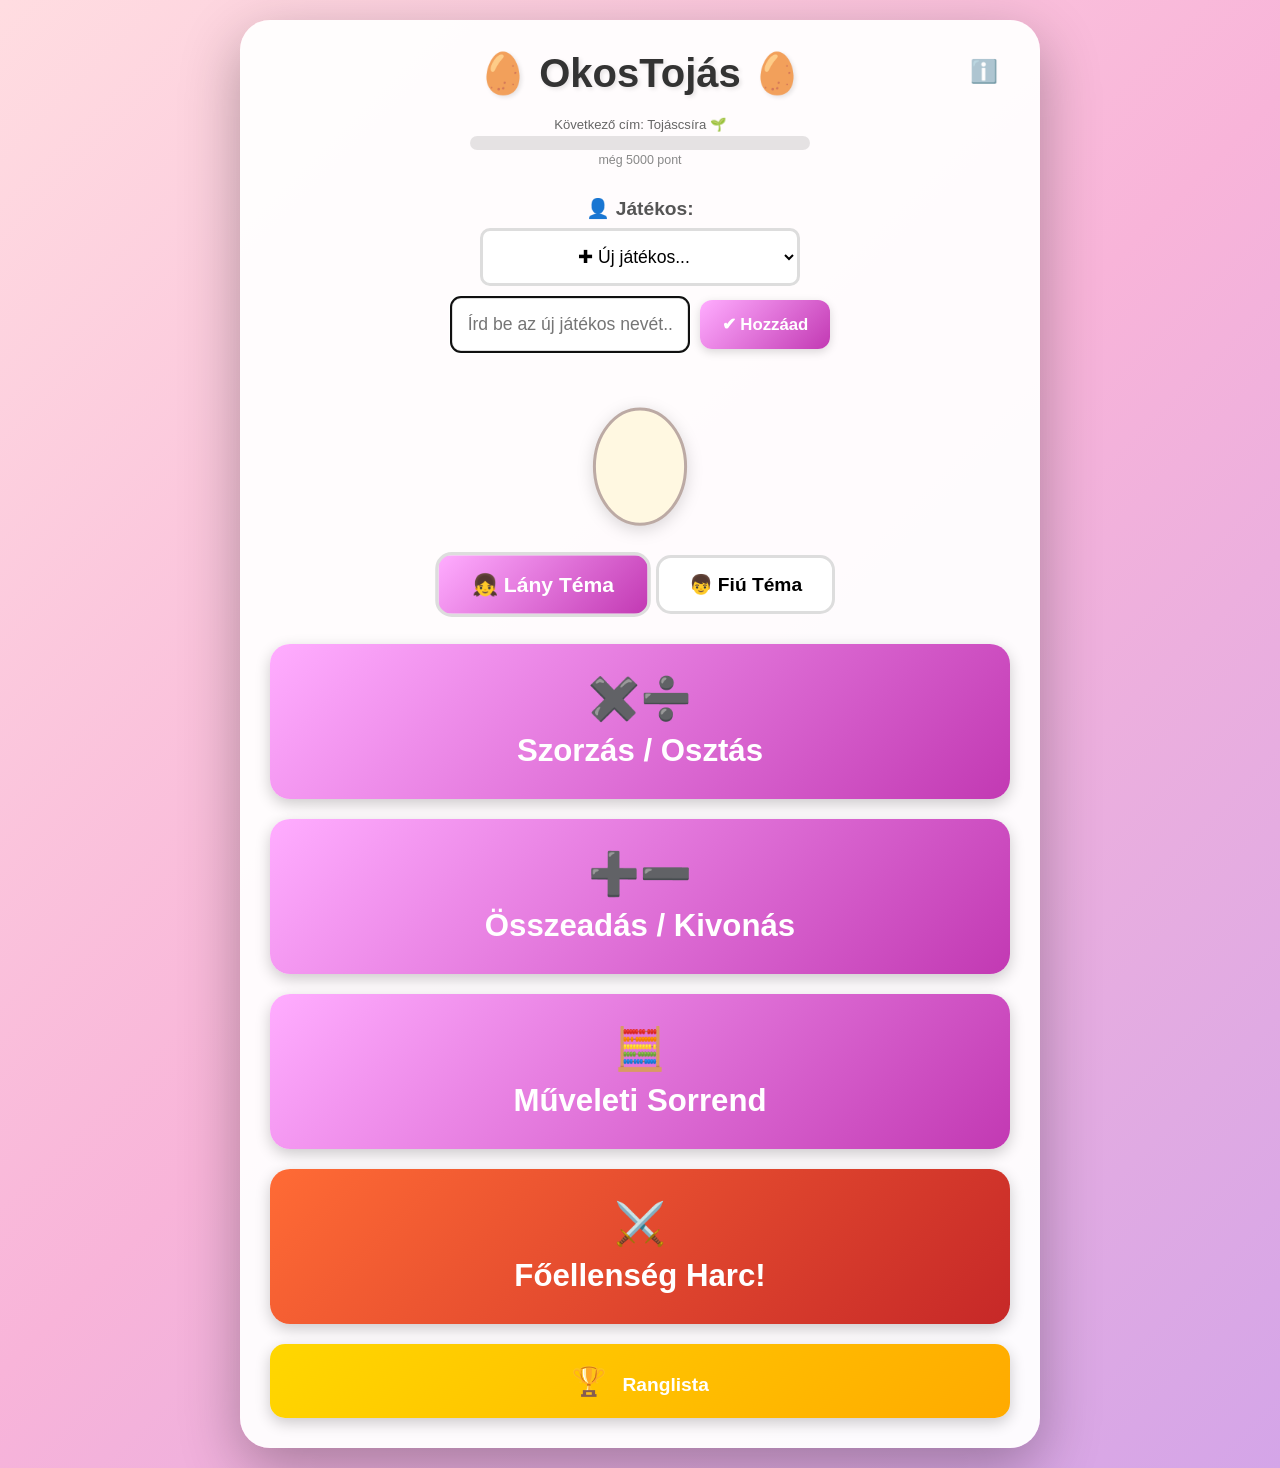
<file: index.html>
<!DOCTYPE html>
<html lang="hu">
<head>
    <meta charset="UTF-8">
    <meta name="viewport" content="width=device-width, initial-scale=1.0">
    <title>OkosTojás - Főmenü</title>
    <link rel="stylesheet" href="css/style.css">
</head>
<body>
    <div class="container">
        <div class="header">
            <h1>🥚 OkosTojás 🥚</h1>
            <button class="info-btn" onclick="document.getElementById('infoModal').style.display='flex'" aria-label="Hogyan működik?">ℹ️</button>
            <div class="hero-title-block">
                <div class="hero-title" id="heroTitle"></div>
                <div id="heroProgressWrap" class="level-progress-wrap" style="display:none">
                    <div class="level-progress-label" id="heroProgressLabel"></div>
                    <div class="level-progress-bar-bg">
                        <div class="level-progress-bar-fill" id="heroProgressFill" style="width:0%"></div>
                    </div>
                    <div class="level-progress-text" id="heroProgressText"></div>
                </div>
            </div>
        </div>

        <!-- User Selector -->
        <div class="user-selector">
            <label for="userSelect">👤 Játékos:</label>
            <div class="user-input-row">
                <select id="userSelect" class="config-select"></select>
            </div>
            <div class="new-player-row" id="newPlayerRow" style="display:none">
                <input type="text" id="newPlayerInput" class="config-select new-player-input"
                       placeholder="Írd be az új játékos nevét..." maxlength="30">
                <button type="button" class="btn-add-player" id="addPlayerBtn">✔ Hozzáad</button>
            </div>
        </div>

        <div class="main-info-row">
            <!-- Mascot character -->
            <div id="mascotWrapper" class="mascot-wrapper">
                <div id="mascot"></div>
                <div id="mascotRegressionMsg" class="mascot-regression-msg"></div>
            </div>

            <!-- Theme Selection -->
            <div class="theme-selector">
                <button class="theme-btn" data-theme="girl">👧 Lány Téma</button>
                <button class="theme-btn" data-theme="boy">👦 Fiú Téma</button>
            </div>
        </div>

        <!-- Game Type Selection -->
        <div class="menu">
            <button class="game-btn" onclick="selectGame('multiply')">
                <span class="icon">✖️➗</span>
                <h2>Szorzás / Osztás</h2>
            </button>
            
            <button class="game-btn" onclick="selectGame('add')">
                <span class="icon">➕➖</span>
                <h2>Összeadás / Kivonás</h2>
            </button>

            <button class="game-btn" onclick="selectGame('precedence')">
                <span class="icon">🧮</span>
                <h2>Műveleti Sorrend</h2>
            </button>

            <button class="game-btn boss-btn" onclick="openBossModal()">
                <span class="icon">⚔️</span>
                <h2>Főellenség Harc!</h2>
            </button>

            <button class="secondary-btn" onclick="showLeaderboard()">
                <span class="icon">🏆</span>
                Ranglista
            </button>

            <!-- Intenionally hidden so that kids won't find it automatically -->
<!--             <button class="secondary-btn" onclick="showTaskStats()"> -->
<!--                 <span class="icon">📈</span> -->
<!--                 Feladat Statisztikák -->
<!--             </button> -->
        </div>

        <!-- Configuration Modal (normal game) -->
        <div id="configModal" class="modal">
            <div class="modal-content">
                <h2 id="configTitle"></h2>

                <div class="config-group">
                    <label for="configValue" id="configLabel"></label>
                    <select id="configValue" class="config-select"></select>
                </div>

                <div class="config-group" id="maxMultiplierGroup" style="display:none">
                    <label for="maxMultiplierValue">Szorzó/osztó max. értéke:</label>
                    <select id="maxMultiplierValue" class="config-select">
                        <option value="2">legfeljebb 2</option>
                        <option value="3">legfeljebb 3</option>
                        <option value="5" selected>legfeljebb 5</option>
                        <option value="10">legfeljebb 10</option>
                    </select>
                </div>

                <div class="config-group" id="lowerNumbersGroup" style="display:none">
                    <label class="checkbox-label">
                        <input type="checkbox" id="includeLowerNumbers">
                        Kisebb számok is (pl. 5-nél: 2, 3, 4, 5)
                    </label>
                </div>

                <div class="modal-buttons">
                    <button class="btn-primary" onclick="startGame()">Játék Indítása! 🚀</button>
                    <button class="btn-secondary" onclick="closeModal()">Mégse</button>
                </div>
            </div>
        </div>

        <!-- Boss Battle Modal -->
        <div id="bossModal" class="modal">
            <div class="modal-content">
                <h2>⚔️ Főellenség Harc!</h2>
                <p class="boss-modal-desc">Válaszd ki az ellenséget, majd számolj 10 hibátlan egymás utáni választ a legyőzéséhez!</p>

                <!-- Boss selection -->
                <div class="boss-selection" id="bossSelection"></div>

                <!-- Math type -->
                <div class="config-group">
                    <label for="bossGameType">Feladattípus:</label>
                    <select id="bossGameType" class="config-select" onchange="updateBossDifficultyOptions()">
                        <option value="multiply">Szorzás / Osztás</option>
                        <option value="add">Összeadás / Kivonás</option>
                        <option value="precedence">Műveleti Sorrend</option>
                    </select>
                </div>

                <!-- Difficulty -->
                <div class="config-group">
                    <label for="bossDifficulty" id="bossDifficultyLabel">Alapszám:</label>
                    <select id="bossDifficulty" class="config-select"></select>
                </div>

                <div class="config-group" id="bossMaxMultiplierGroup" style="display:none">
                    <label for="bossMaxMultiplier">Szorzó/osztó max. értéke:</label>
                    <select id="bossMaxMultiplier" class="config-select">
                        <option value="2">legfeljebb 2</option>
                        <option value="3">legfeljebb 3</option>
                        <option value="5" selected>legfeljebb 5</option>
                        <option value="10">legfeljebb 10</option>
                    </select>
                </div>

                <div class="config-group" id="bossLowerNumbersGroup" style="display:none">
                    <label class="checkbox-label">
                        <input type="checkbox" id="bossIncludeLower">
                        Kisebb számok is
                    </label>
                </div>

                <div class="modal-buttons">
                    <button class="btn-primary" onclick="startBossGame()">Harc! ⚔️</button>
                    <button class="btn-secondary" onclick="closeBossModal()">Mégse</button>
                </div>
            </div>
        </div>

        <!-- Info Modal -->
        <div id="infoModal" class="modal">
            <div class="modal-content info-content">
                <h2>ℹ️ Hogyan működik?</h2>
                <div class="info-section">
                    <h3>🎮 A játék</h3>
                    <p>Válassz feladattípust és alapszámot, majd válaszolj 20 matematikai kérdésre!</p>
                </div>
                <div class="info-section">
                    <h3>⭐ Pontok</h3>
                    <p>Helyes válasz: <strong>100–200 pont</strong> (gyorsabb válasz = több pont)</p>
                    <p>Hibás válasz: <strong>−20 pont</strong></p>
                </div>
                <div class="info-section">
                    <h3>🏆 Szintek és címek</h3>
                    <p>Az összesített pontjaid alapján új hőscímeket szerezhetsz. Az első cím 5 000 ponttól jár, a legmagasabb 145 000 ponttól!</p>
                </div>
                <div class="info-section">
                    <h3>⚔️ Főellenség Harc</h3>
                    <p>Ha szintet lépsz, küzdhetsz egy főellenséggel. Adj 10 egymás utáni helyes választ a legyőzéséhez! A főellenség harc nem változtatja meg a pontjaidat.</p>
                </div>
                <div class="info-section">
                    <h3>🌱 Visszafejlődés</h3>
                    <p>Ha 4+ napig nem gyakorolsz, a kabalád elveszíti kiegészítőit. Játssz rendszeresen!</p>
                </div>
                <div class="modal-buttons">
                    <button class="btn-primary" onclick="document.getElementById('infoModal').style.display='none'">Értem! 👍</button>
                </div>
            </div>
        </div>
    </div>

    <script src="js/config.js"></script>
    <script src="js/storage.js"></script>
    <script src="js/mascot.js"></script>
    <script>
        // Initialize theme
        const savedTheme = localStorage.getItem('theme') || 'girl';
        document.body.className = `theme-${savedTheme}`;

        // Theme selection
        document.querySelectorAll('.theme-btn').forEach(btn => {
            btn.addEventListener('click', function() {
                const theme = this.dataset.theme;
                localStorage.setItem('theme', theme);
                document.body.className = `theme-${theme}`;
            });
        });

        // Populate the user dropdown from stored task stats
        const NEW_PLAYER_VALUE = '__new__';

        function populateUserSelect() {
            const select = document.getElementById('userSelect');
            const savedName = localStorage.getItem('playerName') || '';
            const users = getAllUsers();

            // Include the saved player name even if they haven't played a game yet
            const allUsers = (savedName && !users.includes(savedName))
                ? [...users, savedName].sort((a, b) => a.localeCompare(b))
                : users;

            select.innerHTML = '';
            allUsers.forEach(user => {
                const opt = document.createElement('option');
                opt.value = user;
                opt.textContent = user;
                select.appendChild(opt);
            });

            // Extra row for a new player
            const newOpt = document.createElement('option');
            newOpt.value = NEW_PLAYER_VALUE;
            newOpt.textContent = '✚ Új játékos...';
            select.appendChild(newOpt);

            // Pre-select current player or fall back to new-player row
            if (savedName && allUsers.includes(savedName)) {
                select.value = savedName;
            } else {
                select.value = NEW_PLAYER_VALUE;
            }
            updateNewPlayerInputVisibility();
        }

        function updateNewPlayerInputVisibility() {
            const select = document.getElementById('userSelect');
            const newPlayerRow = document.getElementById('newPlayerRow');
            const newPlayerInput = document.getElementById('newPlayerInput');
            if (select.value === NEW_PLAYER_VALUE) {
                newPlayerRow.style.display = '';
                newPlayerInput.focus();
            } else {
                newPlayerRow.style.display = 'none';
                newPlayerInput.value = '';
            }
        }

        // Return the currently selected player name
        function getCurrentPlayerName() {
            const select = document.getElementById('userSelect');
            if (select && select.value !== NEW_PLAYER_VALUE) {
                return select.value || 'Névtelen';
            }
            return 'Névtelen';
        }

        // Add the new player from the input field and select them
        function addNewPlayer() {
            const input = document.getElementById('newPlayerInput');
            const name = (input.value || '').trim();
            if (!name) {
                input.focus();
                return;
            }
            localStorage.setItem('playerName', name);
            populateUserSelect();
            updatePlayerDisplay(name);
        }

        // Update the hero title, mascot and regression message for the given player
        function updatePlayerDisplay(playerName) {
            const name = (playerName && playerName.trim()) || 'Névtelen';

            const stats = getPlayerStats(name);
            const title = getHeroTitle(stats.totalPoints);
            document.getElementById('heroTitle').textContent = title ? `⭐ ${title} ⭐` : '';

            const progress = getProgressToNextTitle(stats.totalPoints);
            const wrap = document.getElementById('heroProgressWrap');
            if (progress.nextTitle) {
                document.getElementById('heroProgressLabel').textContent = `Következő cím: ${progress.nextTitle}`;
                document.getElementById('heroProgressFill').style.width = `${progress.percent}%`;
                document.getElementById('heroProgressText').textContent = `még ${progress.needed.toLocaleString('hu-HU')} pont`;
            } else {
                document.getElementById('heroProgressLabel').textContent = 'Elérted a legmagasabb szintet! 👑';
                document.getElementById('heroProgressFill').style.width = '100%';
                document.getElementById('heroProgressText').textContent = '';
            }
            wrap.style.display = '';

            const tier = getMascotTier(stats.totalPoints, name);
            renderMascot('mascot', tier);

            const regressionMsg = getMascotRegressionMessage(name);
            document.getElementById('mascotRegressionMsg').textContent = regressionMsg || '';
        }

        // Initialise user selector
        populateUserSelect();
        updatePlayerDisplay(getCurrentPlayerName());

        document.getElementById('userSelect').addEventListener('change', function() {
            updateNewPlayerInputVisibility();
            if (this.value !== NEW_PLAYER_VALUE) {
                localStorage.setItem('playerName', this.value);
                updatePlayerDisplay(this.value);
            }
        });

        document.getElementById('addPlayerBtn').addEventListener('click', addNewPlayer);

        document.getElementById('newPlayerInput').addEventListener('keydown', function(e) {
            if (e.key === 'Enter') addNewPlayer();
        });

        function selectGame(gameType) {
            const modal = document.getElementById('configModal');
            const configValue = document.getElementById('configValue');
            const configLabel = document.getElementById('configLabel');
            const configTitle = document.getElementById('configTitle');

            // Clear previous options
            configValue.innerHTML = '';

            if (gameType === 'multiply') {
                configTitle.textContent = 'Szorzás / Osztás Beállítás';
                configLabel.textContent = 'Válassz alapszámot:';
                for (let i = 2; i <= 10; i++) {
                    const option = document.createElement('option');
                    option.value = i;
                    option.textContent = `${i}-es szorzótábla`;
                    configValue.appendChild(option);
                }
                document.getElementById('maxMultiplierGroup').style.display = 'none';
                document.getElementById('lowerNumbersGroup').style.display = '';
                document.getElementById('includeLowerNumbers').checked = false;
            } else if (gameType === 'precedence') {
                document.getElementById('maxMultiplierGroup').style.display = '';
                document.getElementById('lowerNumbersGroup').style.display = 'none';
                configTitle.textContent = 'Műveleti Sorrend Beállítás';
                configLabel.textContent = 'Válassz felső határt:';
                [10, 20, 50, 100].forEach(num => {
                    const option = document.createElement('option');
                    option.value = num;
                    option.textContent = `Számok 0-${num} között`;
                    configValue.appendChild(option);
                });
            } else {
                document.getElementById('maxMultiplierGroup').style.display = 'none';
                document.getElementById('lowerNumbersGroup').style.display = 'none';
                configTitle.textContent = 'Összeadás / Kivonás Beállítás';
                configLabel.textContent = 'Válassz felső határt:';
                [10, 20, 50, 100].forEach(num => {
                    const option = document.createElement('option');
                    option.value = num;
                    option.textContent = `Számok 0-${num} között`;
                    configValue.appendChild(option);
                });
            }

            // Store game type for later
            modal.dataset.gameType = gameType;
            modal.style.display = 'flex';
        }

        function closeModal() {
            document.getElementById('configModal').style.display = 'none';
        }

        function startGame() {
            const modal = document.getElementById('configModal');
            const gameType = modal.dataset.gameType;
            const configValue = document.getElementById('configValue').value;
            const includeLowerNumbers = gameType === 'multiply' && document.getElementById('includeLowerNumbers').checked;
            const maxMultiplier = gameType === 'precedence' ? parseInt(document.getElementById('maxMultiplierValue').value) : undefined;
            const playerName = getCurrentPlayerName();

            // Persist player name and refresh selector
            localStorage.setItem('playerName', playerName);
            populateUserSelect();

            // Store configuration and navigate to game
            localStorage.setItem('currentGame', JSON.stringify({
                type: gameType,
                config: parseInt(configValue),
                numQuestions: 20,
                includeLowerNumbers: includeLowerNumbers,
                maxMultiplier: maxMultiplier,
                playerName: playerName
            }));

            window.location.href = 'game.html';
        }

        // Boss modal helpers
        let selectedBossId = BOSS_ENEMIES[0].id;

        function openBossModal() {
            // Build boss selection cards
            const container = document.getElementById('bossSelection');
            container.innerHTML = '';
            BOSS_ENEMIES.forEach(boss => {
                const card = document.createElement('button');
                card.type = 'button';
                card.className = 'boss-card' + (boss.id === selectedBossId ? ' selected' : '');
                card.dataset.bossId = boss.id;
                card.setAttribute('aria-pressed', boss.id === selectedBossId ? 'true' : 'false');
                card.innerHTML = `<span class="boss-card-emoji">${boss.emoji}</span><span class="boss-card-name">${boss.name}</span>`;
                card.addEventListener('click', () => {
                    selectedBossId = boss.id;
                    container.querySelectorAll('.boss-card').forEach(c => {
                        c.classList.remove('selected');
                        c.setAttribute('aria-pressed', 'false');
                    });
                    card.classList.add('selected');
                    card.setAttribute('aria-pressed', 'true');
                });
                container.appendChild(card);
            });

            // Populate difficulty options
            updateBossDifficultyOptions();

            document.getElementById('bossModal').style.display = 'flex';
        }

        function closeBossModal() {
            document.getElementById('bossModal').style.display = 'none';
        }

        function updateBossDifficultyOptions() {
            const gameType = document.getElementById('bossGameType').value;
            const diffSelect = document.getElementById('bossDifficulty');
            const label = document.getElementById('bossDifficultyLabel');
            const lowerGroup = document.getElementById('bossLowerNumbersGroup');

            diffSelect.innerHTML = '';
            if (gameType === 'multiply') {
                label.textContent = 'Alapszám:';
                for (let i = 2; i <= 10; i++) {
                    const opt = document.createElement('option');
                    opt.value = i;
                    opt.textContent = `${i}-es szorzótábla`;
                    diffSelect.appendChild(opt);
                }
                document.getElementById('bossMaxMultiplierGroup').style.display = 'none';
                lowerGroup.style.display = '';
            } else if (gameType === 'precedence') {
                label.textContent = 'Felső határ:';
                [10, 20, 50, 100].forEach(num => {
                    const opt = document.createElement('option');
                    opt.value = num;
                    opt.textContent = `Számok 0-${num} között`;
                    diffSelect.appendChild(opt);
                });
                document.getElementById('bossMaxMultiplierGroup').style.display = '';
                lowerGroup.style.display = 'none';
            } else {
                label.textContent = 'Felső határ:';
                [10, 20, 50, 100].forEach(num => {
                    const opt = document.createElement('option');
                    opt.value = num;
                    opt.textContent = `Számok 0-${num} között`;
                    diffSelect.appendChild(opt);
                });
                document.getElementById('bossMaxMultiplierGroup').style.display = 'none';
                lowerGroup.style.display = 'none';
            }
        }

        function startBossGame() {
            const gameType = document.getElementById('bossGameType').value;
            const config = parseInt(document.getElementById('bossDifficulty').value);
            const includeLower = gameType === 'multiply' && document.getElementById('bossIncludeLower').checked;
            const maxMultiplier = gameType === 'precedence' ? parseInt(document.getElementById('bossMaxMultiplier').value) : undefined;
            const playerName = localStorage.getItem('playerName') || 'Névtelen';

            localStorage.setItem('currentGame', JSON.stringify({
                type: gameType,
                config: config,
                numQuestions: 20,
                includeLowerNumbers: includeLower,
                maxMultiplier: maxMultiplier,
                mode: 'boss',
                bossId: selectedBossId,
                playerName: playerName
            }));

            window.location.href = 'game.html';
        }

        function showLeaderboard() {
            window.location.href = 'leaderboard.html';
        }

        function showTaskStats() {
            window.location.href = 'tasks.html';
        }

        // Auto-open boss modal when redirected from a level-up celebration
        if (new URLSearchParams(window.location.search).get('openBoss') === '1') {
            openBossModal();
        }
    </script>
</body>
</html>
</file>
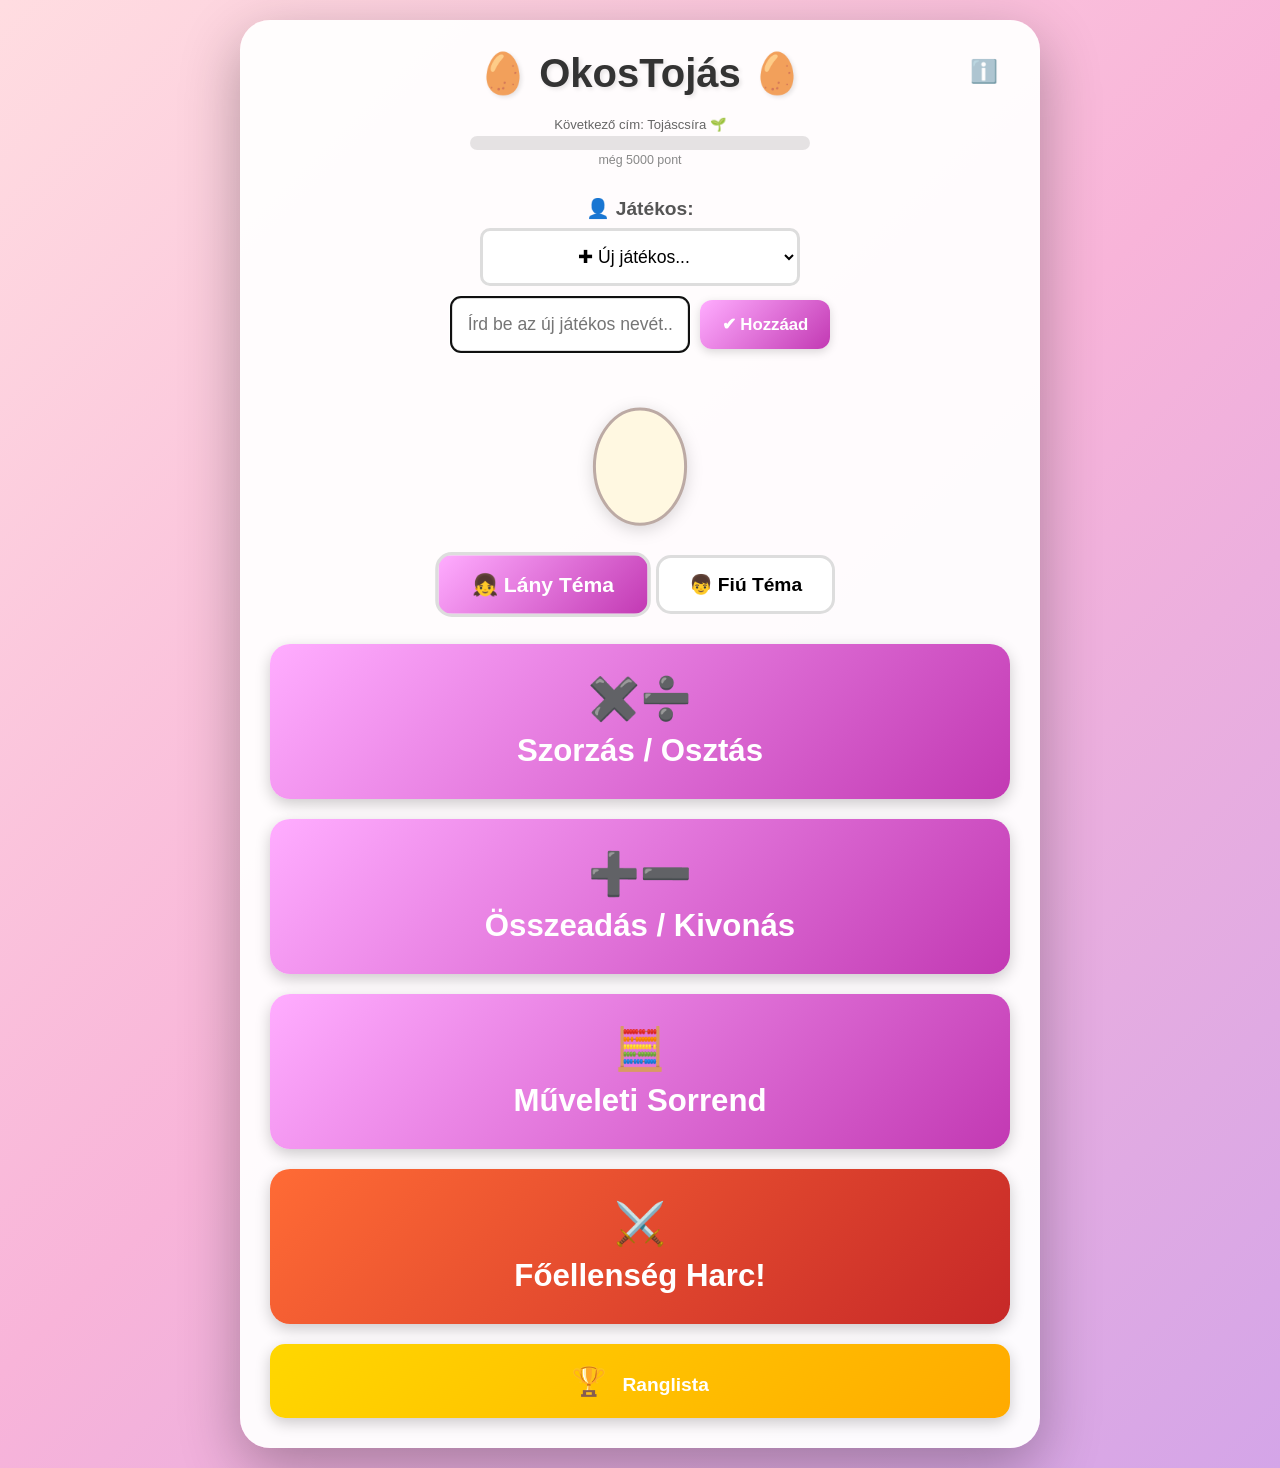
<file: game.html>
<!DOCTYPE html>
<html lang="hu">
<head>
    <meta charset="UTF-8">
    <meta name="viewport" content="width=device-width, initial-scale=1.0">
    <title>OkosTojás</title>
    <link rel="stylesheet" href="css/style.css">
</head>
<body>
    <div class="container game-container">
        <!-- Game Header -->
        <div class="game-header">
            <div class="progress" id="progressDisplay">
                <span id="questionNumber">1</span> / <span id="totalQuestions">20</span>
            </div>
            <div class="score">
                Pontok: <span id="score">0</span>
            </div>
        </div>

        <!-- Boss Battle Section (hidden in normal mode) -->
        <div class="boss-section" id="bossSection" style="display:none">
            <div class="boss-display">
                <span class="boss-emoji" id="bossEmoji">🦒</span>
                <span class="boss-name" id="bossName">Zavaros Zsiráf</span>
            </div>
            <div class="boss-hp-hearts" id="bossHpHearts">❤️❤️❤️❤️❤️❤️❤️❤️❤️❤️</div>
            <div class="boss-streak" id="bossStreak">0/10 egymás utáni helyes</div>
        </div>

        <!-- Question Display -->
        <div class="question-container">
            <div class="question" id="question">
                <span id="expressionDisplay" style="display:none"></span>
                <span id="num1">5</span>
                <span id="operator">×</span>
                <span id="num2">3</span>
                <span>=</span>
                <span>?</span>
            </div>

            <div class="timer">
                ⏱️ <span id="timer">0.0</span>s
            </div>
        </div>

        <!-- Answer Input -->
        <div class="answer-container">
            <input type="number" id="answer" class="answer-input">
            <button class="btn-primary" onclick="submitAnswer()">Válasz! ✓</button>
        </div>

        <!-- Numpad Toggle -->
        <div class="numpad-toggle-row">
            <button type="button" class="numpad-toggle-btn" id="numpadToggle" onclick="toggleNumpad()">🔢 Számbillentyűzet</button>
        </div>

        <!-- Numeric Keypad -->
        <div id="numpad" class="numpad">
            <div class="numpad-grid">
                <button type="button" class="numpad-btn" onclick="numpadPress(7)">7</button>
                <button type="button" class="numpad-btn" onclick="numpadPress(8)">8</button>
                <button type="button" class="numpad-btn" onclick="numpadPress(9)">9</button>
                <button type="button" class="numpad-btn" onclick="numpadPress(4)">4</button>
                <button type="button" class="numpad-btn" onclick="numpadPress(5)">5</button>
                <button type="button" class="numpad-btn" onclick="numpadPress(6)">6</button>
                <button type="button" class="numpad-btn" onclick="numpadPress(1)">1</button>
                <button type="button" class="numpad-btn" onclick="numpadPress(2)">2</button>
                <button type="button" class="numpad-btn" onclick="numpadPress(3)">3</button>
                <button type="button" class="numpad-btn numpad-btn-backspace" onclick="numpadBackspace()">⌫</button>
                <button type="button" class="numpad-btn" onclick="numpadPress(0)">0</button>
                <button type="button" class="numpad-btn numpad-btn-submit" onclick="submitAnswer()">✓</button>
            </div>
        </div>

        <!-- Feedback -->
        <div id="feedback" class="feedback"></div>

        <!-- Result Modal -->
        <div id="resultModal" class="modal">
            <div class="modal-content result-content">
                <h2>🎉 Játék Vége! 🎉</h2>

                <!-- Boss battle result banner -->
                <div id="bossBanner" class="boss-banner" style="display:none"></div>
                
                <div class="result-stats">
                    <div class="stat">
                        <div class="stat-label">Összes pont</div>
                        <div class="stat-value" id="finalScore">0</div>
                    </div>
                    <div class="stat">
                        <div class="stat-label">Helyes válaszok</div>
                        <div class="stat-value" id="correctAnswers">0</div>
                    </div>
                    <div class="stat">
                        <div class="stat-label">Pontosság</div>
                        <div class="stat-value" id="accuracy">0%</div>
                    </div>
                </div>

                <div id="newHeroTitle" class="new-hero-title"></div>

                <div id="resultLevelProgress" class="result-level-progress" style="display:none">
                    <div class="result-total-points" id="resultTotalPoints"></div>
                    <div class="level-progress-label" id="resultProgressLabel"></div>
                    <div class="level-progress-bar-bg">
                        <div class="level-progress-bar-fill" id="resultProgressFill" style="width:0%"></div>
                    </div>
                    <div class="level-progress-text" id="resultProgressText"></div>
                </div>

                <div id="bossPrompt" class="boss-prompt-banner" style="display:none">
                    <p>⚔️ Szintet léptél! Harcolj egy főellenséggel a cím megünnepléséhez!</p>
                    <button class="btn-boss-challenge" onclick="goToBossChallenge()">⚔️ Főellenség Harc!</button>
                </div>

                <div class="config-group" id="playerNameGroup">
                    <label for="playerName">Add meg a neved:</label>
                    <input type="text" id="playerName" class="answer-input" placeholder="Neved">
                </div>

                <div class="modal-buttons">
                    <button class="btn-primary" id="saveReturnBtn" onclick="saveAndReturn()">Mentés és Főmenü</button>
                    <button class="btn-secondary" onclick="playAgain()">Új Játék</button>
                </div>
            </div>
        </div>
    </div>

    <audio id="correctSound"></audio>
    <audio id="wrongSound"></audio>

    <script src="js/config.js"></script>
    <script src="js/storage.js"></script>
    <script src="js/mascot.js"></script>
    <script src="js/game.js"></script>
    <script>
        function goToBossChallenge() {
            const playerName = document.getElementById('playerName').value.trim() ||
                gameConfig.playerName || 'Névtelen';
            if (playerName) localStorage.setItem('playerName', playerName);
            if (gameConfig.mode !== 'boss' && !scoreSaved) {
                scoreSaved = true;
                saveScore(playerName, score, gameConfig.type, correctAnswers, questions.length);
            }
            window.location.href = 'index.html?openBoss=1';
        }
    </script>
</body>
</html>
</file>
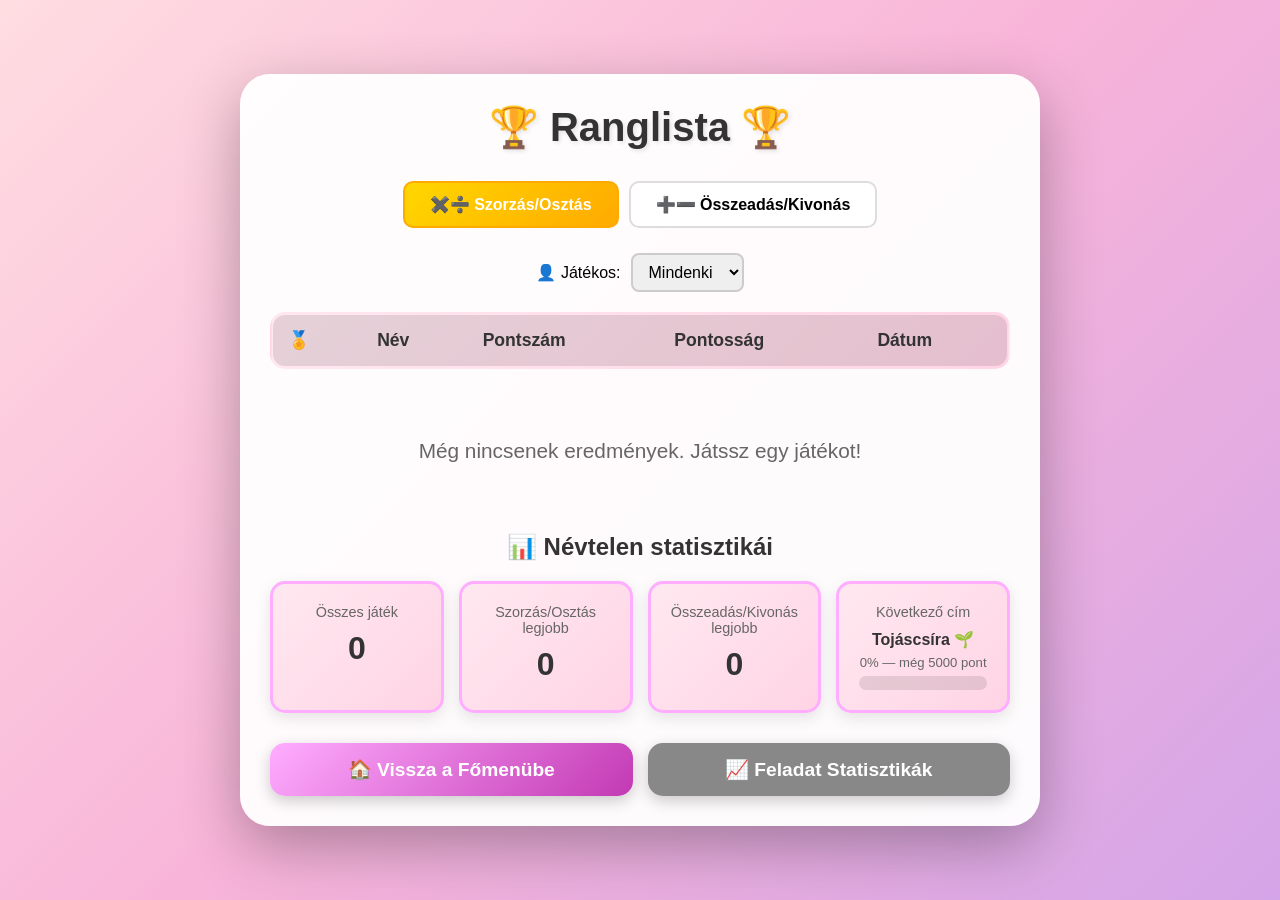
<file: leaderboard.html>
<!DOCTYPE html>
<html lang="hu">
<head>
    <meta charset="UTF-8">
    <meta name="viewport" content="width=device-width, initial-scale=1.0">
    <title>Ranglista - OkosTojás</title>
    <link rel="stylesheet" href="css/style.css">
</head>
<body>
    <div class="container">
        <div class="header">
            <h1>🏆 Ranglista 🏆</h1>
        </div>

        <!-- Filter Buttons (no aggregate tab) -->
        <div class="filter-buttons">
            <button class="filter-btn active" onclick="filterLeaderboard('multiply', event)">✖️➗ Szorzás/Osztás</button>
            <button class="filter-btn" onclick="filterLeaderboard('add', event)">➕➖ Összeadás/Kivonás</button>
        </div>

        <!-- Player filter -->
        <div class="filter-players">
            <label for="playerFilter">👤 Játékos:</label>
            <select id="playerFilter" onchange="displayLeaderboard()">
                <option value="">Mindenki</option>
            </select>
        </div>

        <!-- Motivational personal-best banner -->
        <div id="personalBestBanner" class="personal-best-banner" style="display: none;"></div>

        <!-- Leaderboard Table -->
        <div class="leaderboard-container">
            <table class="leaderboard-table">
                <thead>
                    <tr>
                        <th>🏅</th>
                        <th>Név</th>
                        <th>Pontszám</th>
                        <th>Pontosság</th>
                        <th>Dátum</th>
                    </tr>
                </thead>
                <tbody id="leaderboardBody">
                    <!-- Will be populated by JavaScript -->
                </tbody>
            </table>
        </div>

        <div class="no-scores" id="noScores" style="display: none;">
            <p>Még nincsenek eredmények. Játssz egy játékot!</p>
        </div>

        <!-- Statistics Section -->
        <div class="stats-section">
            <h2>📊 Statisztikák</h2>
            <div class="stats-grid">
                <div class="stat-card">
                    <div class="stat-label">Összes játék</div>
                    <div class="stat-value" id="totalGames">0</div>
                </div>
                <div class="stat-card">
                    <div class="stat-label">Szorzás/Osztás legjobb</div>
                    <div class="stat-value" id="multiplyBest">0</div>
                </div>
                <div class="stat-card">
                    <div class="stat-label">Összeadás/Kivonás legjobb</div>
                    <div class="stat-value" id="addBest">0</div>
                </div>
                <div class="stat-card">
                    <div class="stat-label">Következő cím</div>
                    <div class="stat-value" id="nextTitle" style="font-size: 1em;">-</div>
                    <div class="level-progress-label" id="nextTitleLabel" style="display:none; margin-top:6px;"></div>
                    <div class="level-progress-bar-bg" id="nextTitleBarBg" style="display:none; margin-top:6px; max-width:100%;">
                        <div class="level-progress-bar-fill" id="nextTitleFill" style="width:0%"></div>
                    </div>
                </div>
            </div>
        </div>

        <div class="nav-buttons">
            <button class="btn-primary" onclick="goHome()">🏠 Vissza a Főmenübe</button>
            <button class="btn-secondary" onclick="window.location.href='tasks.html'">📈 Feladat Statisztikák</button>
        </div>
    </div>

    <script src="js/config.js"></script>
    <script src="js/storage.js"></script>
    <script>
        // Initialize theme
        const savedTheme = localStorage.getItem('theme') || 'girl';
        document.body.className = `theme-${savedTheme}`;

        let currentFilter = 'multiply';

        function filterLeaderboard(type, event) {
            currentFilter = type;
            
            // Update active button
            document.querySelectorAll('.filter-btn').forEach(btn => {
                btn.classList.remove('active');
            });
            if (event && event.target) {
                event.target.classList.add('active');
            }

            displayLeaderboard();
        }

        function displayLeaderboard() {
            const scores = getLeaderboard();
            const tbody = document.getElementById('leaderboardBody');
            const noScores = document.getElementById('noScores');
            const banner = document.getElementById('personalBestBanner');

            const selectedPlayer = document.getElementById('playerFilter').value;
            const filteredScores = scores.filter(s =>
                s.gameType === currentFilter &&
                (selectedPlayer === '' || s.playerName === selectedPlayer)
            );

            if (filteredScores.length === 0) {
                tbody.innerHTML = '';
                noScores.style.display = 'block';
                banner.style.display = 'none';
                return;
            }

            noScores.style.display = 'none';

            // Personal best banner (built with DOM to avoid innerHTML injection)
            const personalBest = filteredScores[0].score;
            const typeName = currentFilter === 'multiply' ? 'Szorzás/Osztás' : 'Összeadás/Kivonás';
            banner.style.display = 'block';
            banner.textContent = '';
            const prefix = document.createElement('span');
            prefix.textContent = `🌟 Legjobb eredményed (${typeName}): `;
            const bold = document.createElement('strong');
            bold.textContent = `${personalBest} pont`;
            const suffix = document.createElement('span');
            suffix.textContent = ' — Le tudod dönteni?! 💪';
            banner.appendChild(prefix);
            banner.appendChild(bold);
            banner.appendChild(suffix);

            tbody.innerHTML = filteredScores.map((score, index) => {
                const medal = index === 0 ? '🥇' : index === 1 ? '🥈' : index === 2 ? '🥉' : (index + 1);
                const date = new Date(score.date).toLocaleString('hu-HU');
                const isTopScore = index === 0;
                const rowClass = isTopScore ? 'top-score-row' : '';
                
                return `
                    <tr class="${rowClass}">
                        <td>${medal}</td>
                        <td>${score.playerName}${isTopScore ? ' ⭐' : ''}</td>
                        <td><strong>${score.score}</strong></td>
                        <td>${score.accuracy}%</td>
                        <td>${date}</td>
                    </tr>
                `;
            }).join('');
        }

        function displayStatistics() {
            const currentPlayer = localStorage.getItem('playerName') || 'Névtelen';
            const stats = getPlayerStats(currentPlayer);

            document.getElementById('totalGames').textContent = stats.totalGames;
            document.getElementById('multiplyBest').textContent = stats.multiply.bestScore;
            document.getElementById('addBest').textContent = stats.add.bestScore;

            // Next hero title progress using shared helper
            const progress = getProgressToNextTitle(stats.totalPoints);
            if (progress.nextTitle) {
                document.getElementById('nextTitle').textContent = progress.nextTitle;
                document.getElementById('nextTitleLabel').textContent =
                    `${progress.percent}% — még ${progress.needed.toLocaleString('hu-HU')} pont`;
            } else {
                document.getElementById('nextTitle').textContent = '🏆 Legmagasabb cím!';
                document.getElementById('nextTitleLabel').textContent = '100%';
            }
            document.getElementById('nextTitleFill').style.width = `${progress.percent}%`;
            document.getElementById('nextTitleLabel').style.display = '';
            document.getElementById('nextTitleBarBg').style.display = '';

            // Show whose stats are displayed
            const statsSection = document.querySelector('.stats-section h2');
            if (statsSection) {
                statsSection.textContent = `📊 ${currentPlayer} statisztikái`;
            }
        }

        function goHome() {
            window.location.href = 'index.html';
        }

        // Populate player filter dropdown
        function populatePlayerFilter() {
            const select = document.getElementById('playerFilter');
            const users = getAllUsers();
            users.forEach(name => {
                const opt = document.createElement('option');
                opt.value = name;
                opt.textContent = name;
                select.appendChild(opt);
            });
        }

        // Initialize
        populatePlayerFilter();
        displayLeaderboard();
        displayStatistics();
    </script>
</body>
</html>
</file>
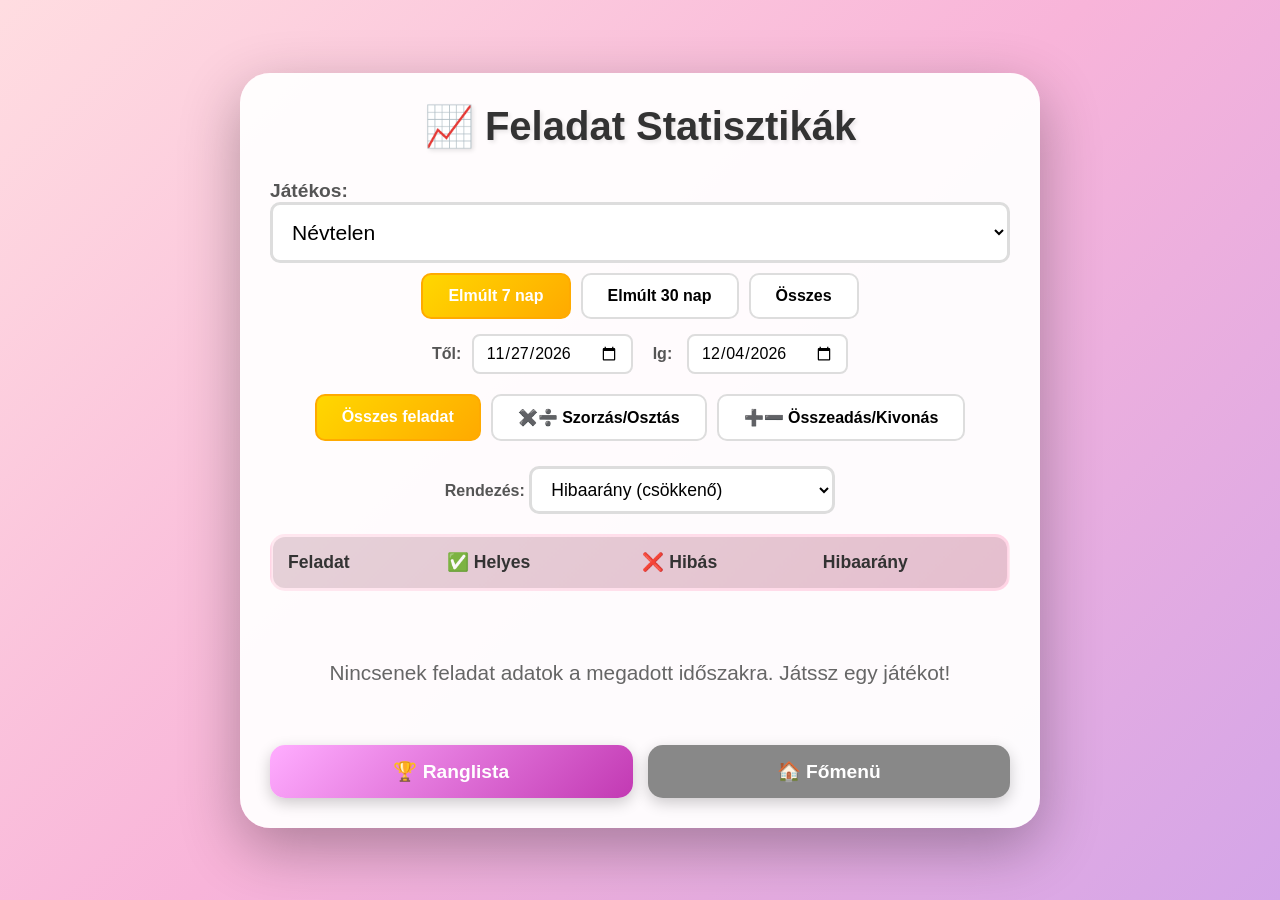
<file: tasks.html>
<!DOCTYPE html>
<html lang="hu">
<head>
    <meta charset="UTF-8">
    <meta name="viewport" content="width=device-width, initial-scale=1.0">
    <title>Feladat Statisztikák - OkosTojás</title>
    <link rel="stylesheet" href="css/style.css">
</head>
<body>
    <div class="container">
        <div class="header">
            <h1>📈 Feladat Statisztikák</h1>
        </div>

        <!-- User Selector -->
        <div class="config-group" style="margin-bottom: 0.5rem;">
            <label for="userSelect">Játékos:
                <select id="userSelect" class="config-select" onchange="displayTasks()"></select>
            </label>
        </div>

        <!-- Date Range Section -->
        <div class="date-filter-section">
            <div class="date-shortcuts">
                <button class="filter-btn active" data-range="week"  onclick="setDateRange('week', event)">Elmúlt 7 nap</button>
                <button class="filter-btn"         data-range="month" onclick="setDateRange('month', event)">Elmúlt 30 nap</button>
                <button class="filter-btn"         data-range="all"   onclick="setDateRange('all', event)">Összes</button>
            </div>
            <div class="date-inputs">
                <label>Től: <input type="date" id="dateFrom" onchange="onCustomDate()"></label>
                <label>Ig: &nbsp;<input type="date" id="dateTo"   onchange="onCustomDate()"></label>
            </div>
        </div>

        <!-- Task Type Filter -->
        <div class="filter-buttons">
            <button class="filter-btn active" onclick="setTypeFilter('all', event)">Összes feladat</button>
            <button class="filter-btn" onclick="setTypeFilter('multiply', event)">✖️➗ Szorzás/Osztás</button>
            <button class="filter-btn" onclick="setTypeFilter('add', event)">➕➖ Összeadás/Kivonás</button>
        </div>

        <!-- Sort Control -->
        <div class="task-controls">
            <label>Rendezés:
                <select id="sortBy" class="config-select" onchange="displayTasks()">
                    <option value="errorRate">Hibaarány (csökkenő)</option>
                    <option value="wrong">Hibák száma (csökkenő)</option>
                    <option value="total">Összes próbálkozás (csökkenő)</option>
                </select>
            </label>
        </div>

        <!-- Tasks Table -->
        <div class="leaderboard-container">
            <table class="leaderboard-table">
                <thead>
                    <tr>
                        <th>Feladat</th>
                        <th>✅ Helyes</th>
                        <th>❌ Hibás</th>
                        <th>Hibaarány</th>
                    </tr>
                </thead>
                <tbody id="tasksBody">
                </tbody>
            </table>
        </div>

        <div class="no-scores" id="noTasks" style="display: none;">
            <p>Nincsenek feladat adatok a megadott időszakra. Játssz egy játékot!</p>
        </div>

        <div class="nav-buttons">
            <button class="btn-primary"   onclick="window.location.href='leaderboard.html'">🏆 Ranglista</button>
            <button class="btn-secondary" onclick="window.location.href='index.html'">🏠 Főmenü</button>
        </div>
    </div>

    <script src="js/config.js"></script>
    <script src="js/storage.js"></script>
    <script>
        // Initialize theme
        const savedTheme = localStorage.getItem('theme') || 'girl';
        document.body.className = `theme-${savedTheme}`;

        let currentTypeFilter = 'all';

        // ── Date helpers ──────────────────────────────────────────────────────

        function formatDateInput(date) {
            return date.toISOString().split('T')[0];
        }

        function setDateRange(range, event) {
            // Highlight the active shortcut button
            document.querySelectorAll('.date-shortcuts .filter-btn').forEach(btn => btn.classList.remove('active'));
            if (event && event.target) event.target.classList.add('active');

            const today = new Date();
            document.getElementById('dateTo').value = formatDateInput(today);

            if (range === 'week') {
                const from = new Date(today);
                from.setDate(from.getDate() - 7);
                document.getElementById('dateFrom').value = formatDateInput(from);
            } else if (range === 'month') {
                const from = new Date(today);
                from.setMonth(from.getMonth() - 1);
                document.getElementById('dateFrom').value = formatDateInput(from);
            } else {
                // 'all' — clear the from date
                document.getElementById('dateFrom').value = '';
            }

            displayTasks();
        }

        function onCustomDate() {
            // Deselect shortcut buttons when user manually picks a date
            document.querySelectorAll('.date-shortcuts .filter-btn').forEach(btn => btn.classList.remove('active'));
            displayTasks();
        }

        // ── Type filter ───────────────────────────────────────────────────────

        function setTypeFilter(type, event) {
            currentTypeFilter = type;
            document.querySelectorAll('.filter-buttons .filter-btn').forEach(btn => btn.classList.remove('active'));
            if (event && event.target) event.target.classList.add('active');
            displayTasks();
        }

        // ── Task key formatting ───────────────────────────────────────────────

        function formatTaskKey(key) {
            const parts = key.split(':');
            if (parts[0] === 'multiply') {
                const base = parseInt(parts[1]);
                const mult = parseInt(parts[2]);
                return `${base} × ${mult} = ${base * mult}  /  ${base * mult} ÷ ${base} = ${mult}`;
            } else {
                // add:{limit}:{num1}:{num2}:{op}
                const num1 = parseInt(parts[2]);
                const num2 = parseInt(parts[3]);
                const op   = parts[4];
                const sym  = op === 'add' ? '+' : '−';
                const res  = op === 'add' ? num1 + num2 : num1 - num2;
                return `${num1} ${sym} ${num2} = ${res}`;
            }
        }

        function getTaskType(key) {
            return key.startsWith('multiply') ? 'multiply' : 'add';
        }

        // ── Main display ──────────────────────────────────────────────────────

        function displayTasks() {
            const fromVal = document.getElementById('dateFrom').value;
            const toVal   = document.getElementById('dateTo').value;

            const fromDate = fromVal ? new Date(fromVal + 'T00:00:00') : null;
            const toDate   = toVal   ? new Date(toVal   + 'T23:59:59.999') : null;

            const selectedUser = document.getElementById('userSelect').value;
            const stats = getTaskStatsByDateRange(fromDate, toDate, selectedUser);

            const tbody  = document.getElementById('tasksBody');
            const noMsg  = document.getElementById('noTasks');

            // Build task array with computed error rate, apply type filter
            let tasks = Object.entries(stats)
                .filter(([key]) => currentTypeFilter === 'all' || getTaskType(key) === currentTypeFilter)
                .map(([key, s]) => ({
                    key,
                    correct:   s.correct,
                    wrong:     s.wrong,
                    total:     s.total,
                    errorRate: s.total > 0 ? Math.round((s.wrong / s.total) * 100) : 0
                }));

            // Sort
            const sortBy = document.getElementById('sortBy').value;
            if (sortBy === 'errorRate') {
                tasks.sort((a, b) => b.errorRate - a.errorRate || b.wrong - a.wrong);
            } else if (sortBy === 'wrong') {
                tasks.sort((a, b) => b.wrong - a.wrong || b.errorRate - a.errorRate);
            } else {
                tasks.sort((a, b) => b.total - a.total);
            }

            if (tasks.length === 0) {
                tbody.innerHTML = '';
                noMsg.style.display = 'block';
                return;
            }

            noMsg.style.display = 'none';

            tbody.innerHTML = tasks.map(task => {
                let rowClass = '';
                if (task.errorRate >= 50) rowClass = 'task-error-high';
                else if (task.errorRate >= 25) rowClass = 'task-error-medium';
                else if (task.wrong > 0)       rowClass = 'task-error-low';

                const icon = task.errorRate >= 50 ? '🔥 ' : task.errorRate >= 25 ? '⚠️ ' : '';

                return `
                    <tr class="${rowClass}">
                        <td class="task-formula">${icon}${formatTaskKey(task.key)}</td>
                        <td class="task-correct">${task.correct}</td>
                        <td class="task-wrong">${task.wrong}</td>
                        <td>${task.errorRate}%</td>
                    </tr>
                `;
            }).join('');
        }

        // ── Init ──────────────────────────────────────────────────────────────

        function populateUserSelect() {
            const select = document.getElementById('userSelect');
            select.innerHTML = '';
            const users = getAllUsers();
            const currentPlayer = localStorage.getItem('playerName') || 'Névtelen';

            // If there are no users yet, add the current player as a placeholder
            const list = users.length > 0 ? users : [currentPlayer];

            list.forEach(u => {
                const option = document.createElement('option');
                option.value = u;
                option.textContent = u;
                if (u === currentPlayer) option.selected = true;
                select.appendChild(option);
            });
        }

        document.addEventListener('DOMContentLoaded', () => {
            populateUserSelect();
            // Default: last 7 days
            setDateRange('week', null);
            document.querySelector('.date-shortcuts [data-range="week"]').classList.add('active');
        });
    </script>
</body>
</html>
</file>
<file: css/style.css>
/* Reset and Base Styles */
* {
    margin: 0;
    padding: 0;
    box-sizing: border-box;
}

body {
    font-family: 'Comic Sans MS', 'Arial Rounded MT Bold', cursive, sans-serif;
    min-height: 100vh;
    display: flex;
    justify-content: center;
    align-items: center;
    padding: 20px;
    transition: background 0.3s ease;
}

/* Girl Theme */
.theme-girl {
    background: linear-gradient(135deg, #ffdde1 0%, #f8b4d9 50%, #d4a5e8 100%);
}

.theme-girl .btn-primary,
.theme-girl .game-btn {
    background: linear-gradient(135deg, #FFADFF 0%, #c239b3 100%);
}

.theme-girl .btn-primary:hover,
.theme-girl .game-btn:hover {
    background: linear-gradient(135deg, #e89ce8 0%, #b030a0 100%);
    transform: scale(1.05);
}

.theme-girl .modal-content,
.theme-girl .stat-card,
.theme-girl .leaderboard-table {
    background: linear-gradient(135deg, #ffe8f0 0%, #ffd4e5 100%);
    border: 3px solid #FFADFF;
}

.theme-girl .theme-btn[data-theme="girl"] {
    background: linear-gradient(135deg, #FFADFF 0%, #c239b3 100%);
    color: white;
    transform: scale(1.1);
}

/* Boy Theme */
.theme-boy {
    background: linear-gradient(135deg, #a8e6ff 0%, #6eb5ff 50%, #4a90e2 100%);
}

.theme-boy .btn-primary,
.theme-boy .game-btn {
    background: linear-gradient(135deg, #4a90e2 0%, #2c5aa0 100%);
}

.theme-boy .btn-primary:hover,
.theme-boy .game-btn:hover {
    background: linear-gradient(135deg, #3a7fd0 0%, #1c4a90 100%);
    transform: scale(1.05);
}

.theme-boy .modal-content,
.theme-boy .stat-card,
.theme-boy .leaderboard-table {
    background: linear-gradient(135deg, #e0f4ff 0%, #b3e0ff 100%);
    border: 3px solid #4a90e2;
}

.theme-boy .theme-btn[data-theme="boy"] {
    background: linear-gradient(135deg, #4a90e2 0%, #2c5aa0 100%);
    color: white;
    transform: scale(1.1);
}

/* Container */
.container {
    max-width: 800px;
    width: 100%;
    background: rgba(255, 255, 255, 0.95);
    border-radius: 30px;
    padding: 30px;
    box-shadow: 0 20px 60px rgba(0, 0, 0, 0.3);
    animation: slideIn 0.5s ease;
}

@keyframes slideIn {
    from {
        opacity: 0;
        transform: translateY(-30px);
    }
    to {
        opacity: 1;
        transform: translateY(0);
    }
}

/* Header */
.header {
    text-align: center;
    margin-bottom: 30px;
    position: relative;
}

.header h1 {
    font-size: 2.5em;
    color: #333;
    text-shadow: 2px 2px 4px rgba(0, 0, 0, 0.1);
    margin-bottom: 10px;
}

.hero-title {
    font-size: 1.3em;
    font-weight: bold;
    color: #ff6b00;
    text-shadow: 1px 1px 2px rgba(0, 0, 0, 0.1);
    animation: pulse 2s infinite;
}

@keyframes pulse {
    0%, 100% { transform: scale(1); }
    50% { transform: scale(1.05); }
}

/* User Selector */
.user-selector {
    margin-bottom: 20px;
    text-align: center;
}

.user-selector label {
    display: block;
    font-size: 1.2em;
    font-weight: bold;
    color: #555;
    margin-bottom: 8px;
}

.user-input-row {
    display: flex;
    justify-content: center;
}

.user-input-row .config-select {
    max-width: 320px;
    text-align: center;
}

.new-player-row {
    display: flex;
    justify-content: center;
    align-items: center;
    gap: 10px;
    margin-top: 10px;
    flex-wrap: wrap;
}

.new-player-row .new-player-input {
    max-width: 240px;
    text-align: left;
}

.btn-add-player {
    padding: 14px 22px;
    font-size: 1.05em;
    border: none;
    border-radius: 12px;
    cursor: pointer;
    background: linear-gradient(135deg, #4CAF50 0%, #388E3C 100%);
    color: white;
    font-weight: bold;
    transition: all 0.2s ease;
    box-shadow: 0 3px 10px rgba(0,0,0,0.15);
    font-family: inherit;
    white-space: nowrap;
}

.btn-add-player:hover {
    background: linear-gradient(135deg, #43A047 0%, #2E7D32 100%);
    transform: scale(1.05);
}

.theme-girl .btn-add-player {
    background: linear-gradient(135deg, #FFADFF 0%, #c239b3 100%);
}

.theme-girl .btn-add-player:hover {
    background: linear-gradient(135deg, #e89ce8 0%, #b030a0 100%);
}

.theme-boy .btn-add-player {
    background: linear-gradient(135deg, #4a90e2 0%, #2c5aa0 100%);
}

.theme-boy .btn-add-player:hover {
    background: linear-gradient(135deg, #3a7fd0 0%, #1c4a90 100%);
}

/* Theme Selector */
.theme-selector {
    display: flex;
    gap: 15px;
    justify-content: center;
    margin-bottom: 30px;
}

.theme-btn {
    padding: 15px 30px;
    font-size: 1.2em;
    border: 3px solid #ddd;
    border-radius: 15px;
    cursor: pointer;
    background: white;
    transition: all 0.3s ease;
    font-weight: bold;
}

.theme-btn:hover {
    transform: scale(1.05);
}

/* Menu */
.menu {
    display: flex;
    flex-direction: column;
    gap: 20px;
}

.game-btn {
    padding: 30px;
    font-size: 1.3em;
    border: none;
    border-radius: 20px;
    cursor: pointer;
    color: white;
    font-weight: bold;
    transition: all 0.3s ease;
    box-shadow: 0 5px 15px rgba(0, 0, 0, 0.2);
}

.game-btn .icon {
    font-size: 2em;
    display: block;
    margin-bottom: 10px;
}

.game-btn h2 {
    margin: 0;
}

.secondary-btn {
    padding: 20px;
    font-size: 1.2em;
    background: linear-gradient(135deg, #ffd700 0%, #ffaa00 100%);
    border: none;
    border-radius: 15px;
    cursor: pointer;
    color: white;
    font-weight: bold;
    transition: all 0.3s ease;
    box-shadow: 0 5px 15px rgba(0, 0, 0, 0.2);
}

.secondary-btn:hover {
    transform: scale(1.05);
    background: linear-gradient(135deg, #ffcc00 0%, #ff9900 100%);
}

.secondary-btn .icon {
    font-size: 1.5em;
    margin-right: 10px;
}

/* Modal */
.modal {
    display: none;
    position: fixed;
    top: 0;
    left: 0;
    width: 100%;
    height: 100%;
    background: rgba(0, 0, 0, 0.7);
    justify-content: center;
    align-items: center;
    z-index: 1000;
    animation: fadeIn 0.3s ease;
}

@keyframes fadeIn {
    from { opacity: 0; }
    to { opacity: 1; }
}

.modal-content {
    background: white;
    padding: 30px;
    border-radius: 25px;
    max-width: 500px;
    width: 90%;
    box-shadow: 0 10px 40px rgba(0, 0, 0, 0.3);
    animation: scaleIn 0.3s ease;
}

@keyframes scaleIn {
    from { transform: scale(0.8); }
    to { transform: scale(1); }
}

.modal-content h2 {
    text-align: center;
    color: #333;
    margin-bottom: 25px;
    font-size: 1.8em;
}

.config-group {
    margin-bottom: 20px;
}

.config-group label {
    display: block;
    font-size: 1.2em;
    margin-bottom: 10px;
    color: #555;
    font-weight: bold;
}

.config-select {
    width: 100%;
    padding: 15px;
    font-size: 1.1em;
    border: 3px solid #ddd;
    border-radius: 10px;
    background: white;
    cursor: pointer;
    font-family: inherit;
}

.checkbox-label {
    display: flex;
    align-items: center;
    gap: 10px;
    font-size: 1.1em;
    color: #555;
    font-weight: bold;
    cursor: pointer;
}

.checkbox-label input[type="checkbox"] {
    width: 22px;
    height: 22px;
    cursor: pointer;
}

.modal-buttons {
    display: flex;
    gap: 15px;
    margin-top: 25px;
}

.btn-primary {
    flex: 1;
    padding: 15px 25px;
    font-size: 1.2em;
    border: none;
    border-radius: 15px;
    cursor: pointer;
    color: white;
    font-weight: bold;
    transition: all 0.3s ease;
    box-shadow: 0 5px 15px rgba(0, 0, 0, 0.2);
}

.btn-secondary {
    flex: 1;
    padding: 15px 25px;
    font-size: 1.2em;
    background: #888;
    border: none;
    border-radius: 15px;
    cursor: pointer;
    color: white;
    font-weight: bold;
    transition: all 0.3s ease;
    box-shadow: 0 5px 15px rgba(0, 0, 0, 0.2);
}

.btn-secondary:hover {
    background: #777;
    transform: scale(1.05);
}

/* Game Container */
.game-container {
    max-width: 600px;
    overflow-y: auto;
}

.game-header {
    display: flex;
    justify-content: space-between;
    align-items: center;
    margin-bottom: 30px;
    font-size: 1.5em;
    font-weight: bold;
}

.progress {
    color: #555;
}

.score {
    color: #ff6b00;
    font-size: 1.3em;
}

/* Question Display */
.question-container {
    text-align: center;
    margin: 40px 0;
}

.question {
    font-size: 4em;
    font-weight: bold;
    color: #333;
    margin-bottom: 20px;
    text-shadow: 2px 2px 4px rgba(0, 0, 0, 0.1);
}

.question span {
    margin: 0 10px;
}

#expressionDisplay {
    word-break: break-word;
    max-width: 100%;
}

.timer {
    font-size: 1.5em;
    color: #666;
}

/* Answer Input */
.answer-container {
    display: flex;
    gap: 15px;
    margin: 30px 0;
}

.answer-container .btn-primary {
    white-space: nowrap;
    flex: 0 0 auto;
}

.answer-input {
    flex: 1;
    padding: 20px;
    font-size: 2em;
    border: 3px solid #ddd;
    border-radius: 15px;
    text-align: center;
    font-weight: bold;
    font-family: inherit;
}

.answer-input:focus {
    outline: none;
    border-color: #4a90e2;
}

/* Feedback */
.feedback {
    text-align: center;
    font-size: 2em;
    font-weight: bold;
    min-height: 60px;
    display: flex;
    align-items: center;
    justify-content: center;
    animation: bounce 0.5s ease;
}

@keyframes bounce {
    0%, 100% { transform: translateY(0); }
    50% { transform: translateY(-10px); }
}

.feedback.correct {
    color: #22c55e;
}

.feedback.wrong {
    color: #ef4444;
}

/* Result Modal */
.result-content {
    max-width: 600px;
}

.result-stats {
    display: grid;
    grid-template-columns: repeat(3, 1fr);
    gap: 15px;
    margin: 25px 0;
}

.stat {
    text-align: center;
    padding: 20px;
    background: rgba(0, 0, 0, 0.05);
    border-radius: 15px;
}

.stat-label {
    font-size: 0.9em;
    color: #666;
    margin-bottom: 10px;
}

.stat-value {
    font-size: 2em;
    font-weight: bold;
    color: #333;
}

.new-hero-title {
    text-align: center;
    font-size: 1.5em;
    font-weight: bold;
    color: #ff6b00;
    margin: 20px 0;
    padding: 15px;
    background: rgba(255, 215, 0, 0.2);
    border-radius: 10px;
    animation: pulse 2s infinite;
}

/* Personal best banner on leaderboard */
.personal-best-banner {
    text-align: center;
    font-size: 1.2em;
    font-weight: bold;
    color: #ff6b00;
    background: rgba(255, 215, 0, 0.2);
    border: 2px solid #ffd700;
    border-radius: 12px;
    padding: 12px 20px;
    margin-bottom: 20px;
    animation: pulse 2s infinite;
}

/* Highlight the top-score row in the leaderboard */
.top-score-row {
    background: rgba(255, 215, 0, 0.25) !important;
    font-weight: bold;
}

/* Leaderboard player filter */
.filter-players {
    display: flex;
    align-items: center;
    justify-content: center;
    gap: 10px;
    margin-bottom: 20px;
    font-size: 1em;
}

.filter-players select {
    padding: 8px 12px;
    border-radius: 8px;
    border: 2px solid #ccc;
    font-size: 1em;
    cursor: pointer;
}

/* Leaderboard */
.filter-buttons {
    display: flex;
    gap: 10px;
    justify-content: center;
    margin-bottom: 25px;
    flex-wrap: wrap;
}

.filter-btn {
    padding: 12px 25px;
    font-size: 1em;
    border: 2px solid #ddd;
    border-radius: 10px;
    cursor: pointer;
    background: white;
    transition: all 0.3s ease;
    font-weight: bold;
}

.filter-btn:hover {
    transform: scale(1.05);
}

.filter-btn.active {
    background: linear-gradient(135deg, #ffd700 0%, #ffaa00 100%);
    color: white;
    border-color: #ffaa00;
}

.leaderboard-container {
    overflow-x: auto;
    margin-bottom: 30px;
}

.leaderboard-table {
    width: 100%;
    border-collapse: collapse;
    border-radius: 15px;
    overflow: hidden;
}

.leaderboard-table thead {
    background: rgba(0, 0, 0, 0.1);
}

.leaderboard-table th,
.leaderboard-table td {
    padding: 15px;
    text-align: left;
}

.leaderboard-table th {
    font-weight: bold;
    font-size: 1.1em;
    color: #333;
}

.leaderboard-table tbody tr {
    transition: background 0.2s ease;
}

.leaderboard-table tbody tr:hover {
    background: rgba(0, 0, 0, 0.05);
}

.leaderboard-table tbody tr:nth-child(odd) {
    background: rgba(255, 255, 255, 0.5);
}

.no-scores {
    text-align: center;
    padding: 40px;
    font-size: 1.3em;
    color: #666;
}

/* Statistics Section */
.stats-section {
    margin: 30px 0;
}

.stats-section h2 {
    text-align: center;
    margin-bottom: 20px;
    color: #333;
}

.stats-grid {
    display: grid;
    grid-template-columns: repeat(auto-fit, minmax(150px, 1fr));
    gap: 15px;
    margin-bottom: 25px;
}

.stat-card {
    padding: 20px;
    border-radius: 15px;
    text-align: center;
    box-shadow: 0 5px 15px rgba(0, 0, 0, 0.1);
}

/* Task statistics page */
.date-filter-section {
    margin-bottom: 20px;
}

.date-shortcuts {
    display: flex;
    gap: 10px;
    justify-content: center;
    margin-bottom: 15px;
    flex-wrap: wrap;
}

.date-inputs {
    display: flex;
    gap: 20px;
    justify-content: center;
    align-items: center;
    flex-wrap: wrap;
    font-weight: bold;
    color: #555;
}

.date-inputs input[type="date"] {
    padding: 8px 12px;
    border: 2px solid #ddd;
    border-radius: 8px;
    font-size: 1em;
    font-family: inherit;
    cursor: pointer;
    margin-left: 6px;
}

.task-controls {
    display: flex;
    gap: 20px;
    justify-content: center;
    align-items: center;
    margin-bottom: 20px;
    flex-wrap: wrap;
    font-weight: bold;
    color: #555;
}

.task-controls .config-select {
    width: auto;
    padding: 10px 15px;
}

.task-formula {
    font-family: 'Courier New', monospace;
    font-size: 0.95em;
}

.task-correct {
    color: #22c55e;
    font-weight: bold;
}

.task-wrong {
    color: #ef4444;
    font-weight: bold;
}

.task-error-high {
    background: rgba(239, 68, 68, 0.15) !important;
}

.task-error-medium {
    background: rgba(251, 146, 60, 0.15) !important;
}

.task-error-low {
    background: rgba(34, 197, 94, 0.08) !important;
}

.nav-buttons {
    display: flex;
    gap: 15px;
    flex-wrap: wrap;
    justify-content: center;
    margin-top: 20px;
}

/* Numpad Toggle */
.numpad-toggle-row {
    text-align: center;
    margin: 5px 0 10px;
}

.numpad-toggle-btn {
    padding: 10px 22px;
    font-size: 1em;
    border: 2px solid #ddd;
    border-radius: 12px;
    cursor: pointer;
    background: rgba(255, 255, 255, 0.7);
    transition: all 0.3s ease;
    font-weight: bold;
    font-family: inherit;
}

.numpad-toggle-btn:hover {
    transform: scale(1.05);
    background: rgba(255, 255, 255, 0.95);
}

.numpad-toggle-btn.active {
    background: rgba(74, 144, 226, 0.15);
    border-color: #4a90e2;
    color: #2c5aa0;
}

/* Numeric Keypad */
.numpad {
    display: none;
    margin: 10px auto 5px;
    max-width: 320px;
}

.numpad-grid {
    display: grid;
    grid-template-columns: repeat(3, 1fr);
    gap: 10px;
}

.numpad-btn {
    padding: 18px 10px;
    font-size: 1.8em;
    font-weight: bold;
    border: 3px solid #ddd;
    border-radius: 15px;
    cursor: pointer;
    background: white;
    transition: background 0.1s ease, transform 0.1s ease, box-shadow 0.1s ease;
    font-family: inherit;
    box-shadow: 0 4px 8px rgba(0, 0, 0, 0.15);
    user-select: none;
    -webkit-user-select: none;
    touch-action: manipulation;
}

.numpad-btn:hover {
    background: #f0f4ff;
    transform: scale(1.05);
}

.numpad-btn:active {
    transform: scale(0.92);
    box-shadow: 0 2px 4px rgba(0, 0, 0, 0.1);
}

.numpad-btn-backspace {
    background: #fff4f4;
    border-color: #ffbbbb;
}

.numpad-btn-backspace:hover {
    background: #ffe0e0;
}

.numpad-btn-submit {
    background: #f0fff4;
    border-color: #86efac;
    color: #16a34a;
}

.numpad-btn-submit:hover {
    background: #dcfce7;
}

.theme-girl .numpad-toggle-btn.active {
    background: rgba(255, 173, 255, 0.2);
    border-color: #c239b3;
    color: #c239b3;
}

.theme-girl .numpad-btn-submit {
    background: linear-gradient(135deg, #FFADFF 0%, #c239b3 100%);
    border-color: #c239b3;
    color: white;
}

.theme-girl .numpad-btn-submit:hover {
    background: linear-gradient(135deg, #e89ce8 0%, #b030a0 100%);
}

.theme-boy .numpad-btn-submit {
    background: linear-gradient(135deg, #4a90e2 0%, #2c5aa0 100%);
    border-color: #2c5aa0;
    color: white;
}

.theme-boy .numpad-btn-submit:hover {
    background: linear-gradient(135deg, #3a7fd0 0%, #1c4a90 100%);
}

/* Mobile */
@media (max-width: 768px) {
    body {
        padding: 10px;
        align-items: flex-start;
    }

    .container {
        padding: 20px;
        border-radius: 20px;
    }

    .header h1 {
        font-size: 2em;
    }

    .hero-title {
        font-size: 1em;
    }

    .game-btn {
        padding: 20px;
        font-size: 1.1em;
    }

    .game-btn .icon {
        font-size: 1.5em;
    }

    .question {
        font-size: 2.5em;
    }

    .answer-input {
        font-size: 1.5em;
    }

    .result-stats {
        grid-template-columns: 1fr;
    }

    .modal-buttons {
        flex-direction: column;
    }

    .stats-grid {
        grid-template-columns: repeat(2, 1fr);
    }

    .leaderboard-table th,
    .leaderboard-table td {
        padding: 10px;
        font-size: 0.9em;
    }

    .game-container {
        padding: 15px;
        border-radius: 16px;
    }

    .game-header {
        font-size: 1.2em;
        margin-bottom: 15px;
    }

    .question-container {
        margin: 20px 0;
    }

    .answer-container {
        margin: 15px 0;
        gap: 10px;
    }

    .answer-input {
        padding: 14px;
        font-size: 1.4em;
    }

    .btn-primary {
        padding: 12px 18px;
        font-size: 1.1em;
    }

    .numpad {
        max-width: 100%;
    }

    .numpad-grid {
        gap: 8px;
    }

    .numpad-btn {
        padding: 14px 8px;
        font-size: 1.5em;
    }

    /* ── Compact main screen ── */
    .header {
        margin-bottom: 12px;
    }

    .header h1 {
        padding-right: 36px; /* avoid overlap with absolute info-btn */
    }

    .user-selector {
        margin-bottom: 10px;
    }

    .user-selector label {
        font-size: 1em;
        margin-bottom: 4px;
    }

    .main-info-row {
        flex-direction: row;
        align-items: flex-start;
        justify-content: center;
        gap: 14px;
        margin-bottom: 12px;
    }

    .mascot-wrapper {
        flex-shrink: 0;
        margin-bottom: 0;
    }

    .mascot-container,
    .mascot-svg {
        width: 90px;
        height: 117px;
    }

    .theme-selector {
        flex-direction: column;
        gap: 8px;
        margin-bottom: 0;
        align-self: center;
    }

    .theme-btn {
        padding: 10px 14px;
        font-size: 1em;
    }

    .menu {
        display: grid;
        grid-template-columns: 1fr 1fr;
        gap: 10px;
    }

    .secondary-btn {
        grid-column: span 2;
        padding: 14px;
        font-size: 1.1em;
    }

    .game-btn {
        padding: 16px 10px;
        font-size: 1em;
    }

    .game-btn .icon {
        font-size: 1.4em;
        margin-bottom: 6px;
    }

    .game-btn h2 {
        font-size: 0.9em;
    }
}

@media (max-width: 480px) {
    body {
        padding: 8px;
    }

    .header h1 {
        font-size: 1.5em;
    }

    .question {
        font-size: 2em;
    }

    .filter-buttons {
        flex-direction: column;
    }

    .date-inputs {
        flex-direction: column;
        gap: 10px;
    }

    .game-container {
        padding: 12px;
        border-radius: 14px;
    }

    .game-header {
        font-size: 1em;
        margin-bottom: 10px;
    }

    .question-container {
        margin: 12px 0;
    }

    .question {
        font-size: 1.8em;
        margin-bottom: 10px;
    }

    .question span {
        margin: 0 6px;
    }

    .timer {
        font-size: 1.1em;
    }

    .answer-container {
        margin: 10px 0;
        gap: 8px;
    }

    .answer-input {
        padding: 10px;
        font-size: 1.2em;
        border-radius: 10px;
    }

    .btn-primary {
        padding: 10px 14px;
        font-size: 1em;
        border-radius: 10px;
    }

    .numpad-toggle-row {
        margin: 4px 0 6px;
    }

    .numpad-toggle-btn {
        padding: 8px 16px;
        font-size: 0.9em;
    }

    .numpad {
        max-width: 100%;
        margin: 6px auto 4px;
    }

    .numpad-grid {
        gap: 6px;
    }

    .numpad-btn {
        padding: 12px 4px;
        font-size: 1.3em;
        border-radius: 10px;
        border-width: 2px;
    }

    .feedback {
        font-size: 1.4em;
        min-height: 40px;
    }

    .boss-section {
        padding: 10px 12px;
        margin-bottom: 12px;
    }

    .boss-emoji {
        font-size: 2em;
    }

    .boss-name {
        font-size: 1.1em;
    }

    .boss-hp-hearts {
        font-size: 1.2em;
    }

    .new-player-row {
        flex-direction: column;
        align-items: stretch;
    }

    .new-player-row .new-player-input {
        max-width: 100%;
    }
}

/* ===== Main info row (mascot + theme selector) ===== */

.main-info-row {
    display: flex;
    flex-direction: column;
    align-items: center;
}

/* ===== Mascot ===== */

.mascot-wrapper {
    display: flex;
    flex-direction: column;
    align-items: center;
    margin-bottom: 20px;
}

.mascot-container {
    width: 120px;
    height: 156px;
    display: flex;
    align-items: center;
    justify-content: center;
}

.mascot-svg {
    width: 120px;
    height: 156px;
    filter: drop-shadow(0 4px 8px rgba(0,0,0,0.15));
    animation: mascotBob 3s ease-in-out infinite;
}

@keyframes mascotBob {
    0%, 100% { transform: translateY(0); }
    50% { transform: translateY(-6px); }
}

/* Hide all accessories by default */
.mascot-acc { display: none; }

/* Tier 1: sprout only */
.mascot-tier-1 .mascot-sprout { display: block; }

/* Tier 2: crack + sprout */
.mascot-tier-2 .mascot-crack,
.mascot-tier-2 .mascot-sprout { display: block; }

/* Tier 3: eyes + smile + cheeks */
.mascot-tier-3 .mascot-eyes,
.mascot-tier-3 .mascot-smile,
.mascot-tier-3 .mascot-cheeks { display: block; }

/* Tier 4: eyes + smile + cheeks + sunglasses */
.mascot-tier-4 .mascot-eyes,
.mascot-tier-4 .mascot-smile,
.mascot-tier-4 .mascot-cheeks,
.mascot-tier-4 .mascot-sunglasses { display: block; }

/* Tier 5-6: eyes + smile + cheeks + viking helmet */
.mascot-tier-5 .mascot-eyes,
.mascot-tier-5 .mascot-smile,
.mascot-tier-5 .mascot-cheeks,
.mascot-tier-5 .mascot-viking { display: block; }

.mascot-tier-6 .mascot-eyes,
.mascot-tier-6 .mascot-smile,
.mascot-tier-6 .mascot-cheeks,
.mascot-tier-6 .mascot-viking { display: block; }

/* Tier 7-8: eyes + smile + cheeks + skater cap */
.mascot-tier-7 .mascot-eyes,
.mascot-tier-7 .mascot-smile,
.mascot-tier-7 .mascot-cheeks,
.mascot-tier-7 .mascot-skater { display: block; }

.mascot-tier-8 .mascot-eyes,
.mascot-tier-8 .mascot-smile,
.mascot-tier-8 .mascot-cheeks,
.mascot-tier-8 .mascot-skater { display: block; }

/* Tier 9: eyes + smile + cheeks + crown */
.mascot-tier-9 .mascot-eyes,
.mascot-tier-9 .mascot-smile,
.mascot-tier-9 .mascot-cheeks,
.mascot-tier-9 .mascot-crown { display: block; }

.mascot-regression-msg {
    font-size: 0.9em;
    color: #e53935;
    font-weight: bold;
    text-align: center;
    max-width: 280px;
    margin-top: 6px;
    animation: pulse 2s infinite;
}

/* ===== Boss Battle Button ===== */
.boss-btn {
    background: linear-gradient(135deg, #FF6B35 0%, #C62828 100%) !important;
    position: relative;
    overflow: hidden;
}

.boss-btn:hover {
    background: linear-gradient(135deg, #E64A19 0%, #B71C1C 100%) !important;
}

/* ===== Boss Modal ===== */
.boss-modal-desc {
    text-align: center;
    color: #555;
    margin-bottom: 20px;
    font-size: 1em;
    line-height: 1.5;
}

.boss-selection {
    display: flex;
    gap: 12px;
    justify-content: center;
    flex-wrap: wrap;
    margin-bottom: 20px;
}

.boss-card {
    display: flex;
    flex-direction: column;
    align-items: center;
    padding: 14px 16px;
    border: 3px solid #ddd;
    border-radius: 15px;
    cursor: pointer;
    background: white;
    transition: all 0.25s ease;
    min-width: 90px;
}

.boss-card:hover {
    border-color: #FF6B35;
    transform: scale(1.05);
}

.boss-card.selected {
    border-color: #C62828;
    background: rgba(198, 40, 40, 0.08);
    transform: scale(1.08);
}

.boss-card-emoji {
    font-size: 2.2em;
    display: block;
    margin-bottom: 6px;
}

.boss-card-name {
    font-size: 0.85em;
    font-weight: bold;
    text-align: center;
    color: #333;
}

/* ===== Boss Battle Game UI ===== */
.boss-section {
    background: linear-gradient(135deg, #fff3e0 0%, #ffe0b2 100%);
    border: 3px solid #FF6B35;
    border-radius: 18px;
    padding: 14px 20px;
    margin-bottom: 20px;
    text-align: center;
    animation: slideIn 0.4s ease;
}

.boss-display {
    display: flex;
    align-items: center;
    justify-content: center;
    gap: 12px;
    margin-bottom: 10px;
}

.boss-emoji {
    font-size: 2.8em;
    animation: mascotBob 2s ease-in-out infinite;
}

.boss-name {
    font-size: 1.5em;
    font-weight: bold;
    color: #C62828;
}

.boss-hp-hearts {
    font-size: 1.6em;
    letter-spacing: 2px;
    margin-bottom: 8px;
}

.boss-streak {
    font-size: 1em;
    font-weight: bold;
    color: #555;
}

/* Boss battle result banners */
.boss-banner {
    text-align: center;
    font-size: 1.3em;
    font-weight: bold;
    padding: 14px 20px;
    border-radius: 12px;
    margin-bottom: 16px;
    animation: pulse 2s infinite;
}

.boss-victory {
    background: rgba(76, 175, 80, 0.15);
    border: 2px solid #4CAF50;
    color: #2E7D32;
}

.boss-defeat {
    background: rgba(239, 68, 68, 0.12);
    border: 2px solid #ef4444;
    color: #b91c1c;
}


/* ===== Level Progress Bar ===== */
.hero-title-block { display: flex; flex-direction: column; align-items: center; gap: 4px; margin-bottom: 10px; }

.level-progress-wrap { margin-top: 6px; text-align: center; width: 100%; }
.level-progress-label { font-size: 0.82em; color: #666; margin-bottom: 4px; }
.level-progress-bar-bg { width: 100%; max-width: 340px; margin: 0 auto; height: 14px; background: rgba(0,0,0,0.1); border-radius: 7px; overflow: hidden; }
.level-progress-bar-fill { height: 100%; border-radius: 7px; background: linear-gradient(90deg, #ffd700 0%, #ff6b00 100%); transition: width 0.6s ease; }
.level-progress-text { font-size: 0.78em; color: #888; margin-top: 3px; }

/* Result modal variant */
.result-level-progress { margin: 14px 0 6px; padding: 12px; background: rgba(255,215,0,0.1); border-radius: 12px; border: 2px solid rgba(255,215,0,0.4); text-align: center; }
.result-total-points { font-size: 1.05em; font-weight: bold; color: #ff6b00; margin-bottom: 8px; }
.result-level-progress .level-progress-bar-bg { height: 18px; border-radius: 9px; max-width: 100%; }
.result-level-progress .level-progress-bar-fill { height: 100%; border-radius: 9px; background: linear-gradient(90deg, #ffd700 0%, #ff6b00 100%); transition: width 0.8s ease; }

/* Theme variants */
.theme-girl .level-progress-bar-fill,
.theme-girl .result-level-progress .level-progress-bar-fill { background: linear-gradient(90deg, #FFADFF 0%, #c239b3 100%); }
.theme-boy .level-progress-bar-fill,
.theme-boy .result-level-progress .level-progress-bar-fill { background: linear-gradient(90deg, #6eb5ff 0%, #2c5aa0 100%); }

@media (max-width: 480px) {
    .level-progress-bar-bg { max-width: 260px; }
}

/* ===== Boss prompt banner (level-up challenge) ===== */
.boss-prompt-banner {
    margin: 14px 0 6px;
    padding: 14px;
    background: rgba(255, 100, 0, 0.1);
    border: 2px solid rgba(255, 100, 0, 0.4);
    border-radius: 12px;
    text-align: center;
}

.boss-prompt-banner p {
    margin: 0 0 10px;
    font-weight: bold;
    font-size: 0.95em;
}

.btn-boss-challenge {
    background: linear-gradient(135deg, #ff6b00, #c43a00);
    color: white;
    border: none;
    border-radius: 10px;
    padding: 10px 20px;
    font-size: 1em;
    font-weight: bold;
    cursor: pointer;
}

.btn-boss-challenge:hover { opacity: 0.9; }

/* ===== Info button & modal ===== */
.info-btn {
    background: none;
    border: none;
    font-size: 1.4em;
    cursor: pointer;
    opacity: 0.7;
    padding: 4px 8px;
    border-radius: 50%;
    transition: opacity 0.2s;
    position: absolute;
    top: 4px;
    right: 4px;
}

.info-btn:hover { opacity: 1; }

.info-content { max-width: 460px; text-align: left; }
.info-section { margin-bottom: 14px; }
.info-section h3 { margin: 0 0 4px; font-size: 1em; }
.info-section p { margin: 2px 0; font-size: 0.9em; }
</file>
